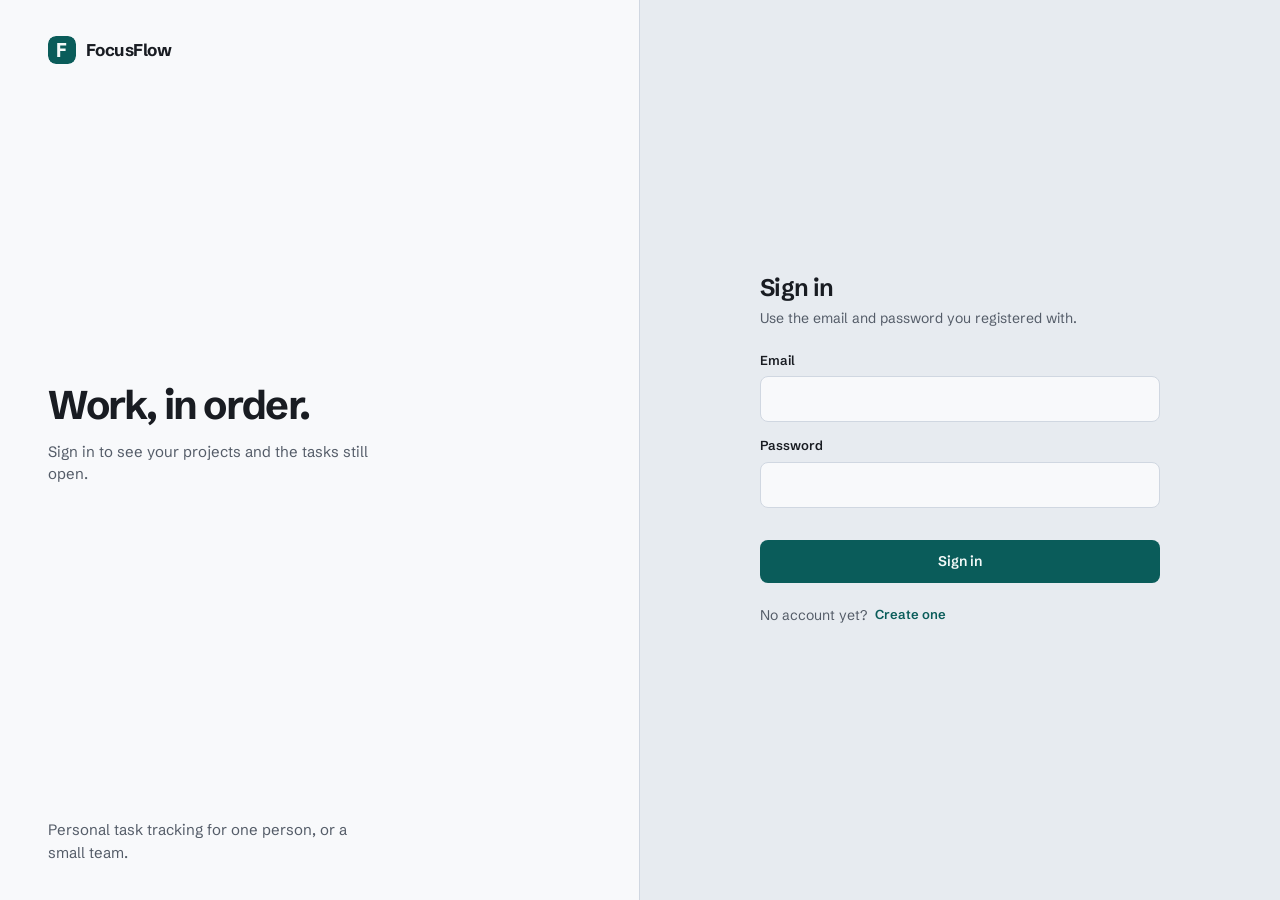
<file: frontend/focusflow-frontend/index.html>
<!doctype html>
<html lang="en">

<head>
    <meta charset="utf-8">
    <meta name="viewport" content="width=device-width, initial-scale=1">
    <title>FocusFlow</title>
    <link rel="icon" href="data:image/svg+xml,<svg xmlns='http://www.w3.org/2000/svg' viewBox='0 0 32 32'><rect width='32' height='32' rx='8' fill='%230A5C5A'/><path fill='%23F4FAF9' d='M11 8h10v3h-6.6v3.2H20V17h-5.6V24H11V8z'/></svg>">
    <script>
        window.location.href = localStorage.getItem("access_token") ? "dashboard.html" : "login.html";
    </script>
</head>

<body>
    <noscript>
        <p style="padding:24px;font-family:sans-serif">FocusFlow needs JavaScript turned on.</p>
    </noscript>
</body>

</html>
</file>
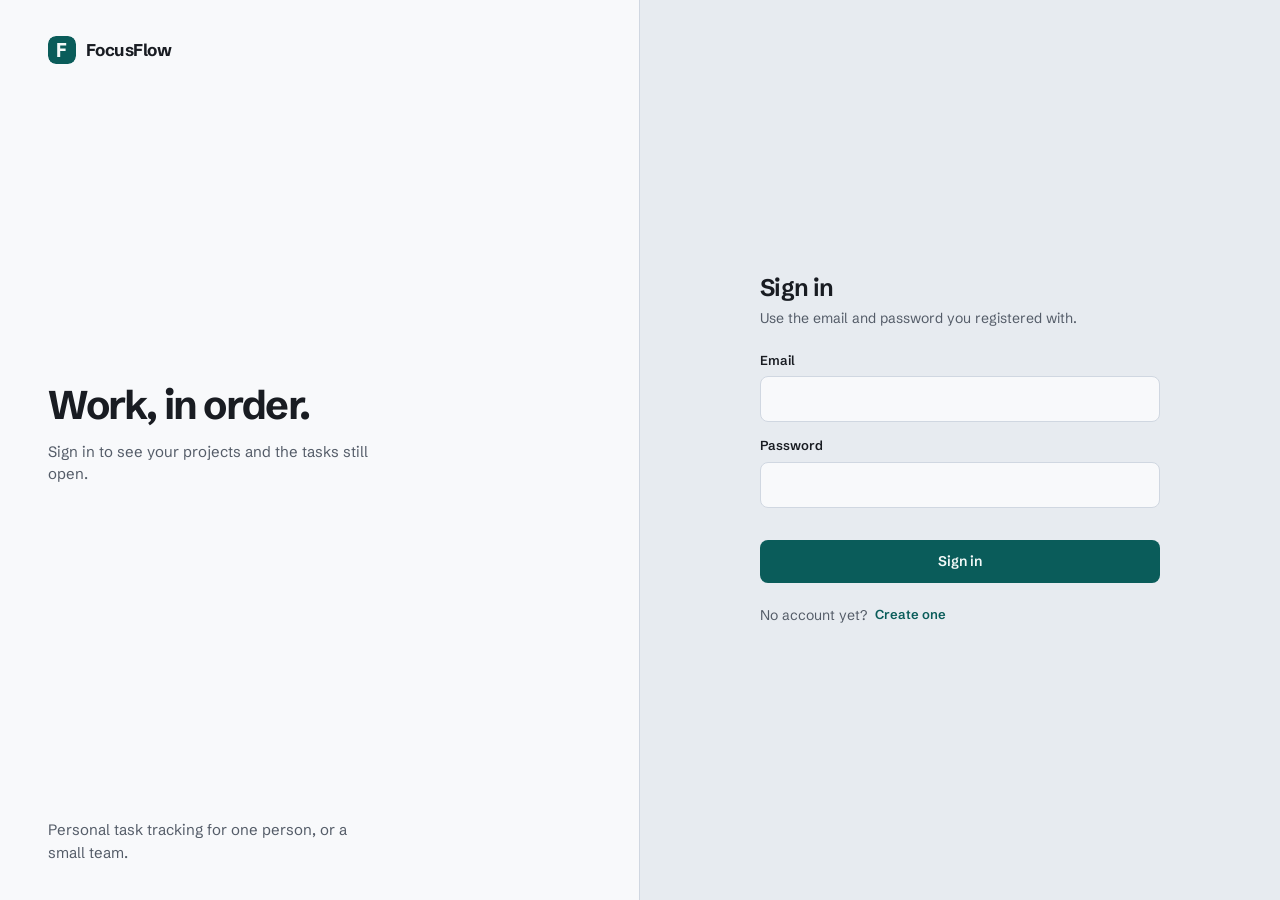
<file: frontend/focusflow-frontend/login.html>
<!doctype html>
<html lang="en">

<head>
    <meta charset="utf-8">
    <meta name="viewport" content="width=device-width, initial-scale=1">
    <title>Sign in · FocusFlow</title>
    <link rel="icon" href="data:image/svg+xml,<svg xmlns='http://www.w3.org/2000/svg' viewBox='0 0 32 32'><rect width='32' height='32' rx='8' fill='%230A5C5A'/><path fill='%23F4FAF9' d='M11 8h10v3h-6.6v3.2H20V17h-5.6V24H11V8z'/></svg>">
    <link rel="preconnect" href="https://fonts.googleapis.com">
    <link rel="preconnect" href="https://fonts.gstatic.com" crossorigin>
    <link href="https://fonts.googleapis.com/css2?family=Schibsted+Grotesk:ital,wght@0,400;0,500;0,600;0,700;1,400&display=swap" rel="stylesheet">
    <link rel="stylesheet" href="css/style.css">
</head>

<body class="auth">
    <div class="auth-art">
        <a class="brand" href="index.html">
            <svg class="brand-mark" viewBox="0 0 28 28" aria-hidden="true">
                <rect width="28" height="28" rx="8" fill="#0A5C5A" />
                <path fill="#F4FAF9" d="M9.2 7h9v2.6h-6v2.8h5.4V15h-5.4V21H9.2V7z" />
            </svg>
            <span>FocusFlow</span>
        </a>
        <div>
            <p class="auth-claim">Work, in order.</p>
            <p class="auth-note">Sign in to see your projects and the tasks still open.</p>
        </div>
        <p class="auth-note">Personal task tracking for one person, or a small team.</p>
    </div>

    <main class="auth-form">
        <div class="auth-card">
            <div>
                <h1>Sign in</h1>
                <p class="page-sub">Use the email and password you registered with.</p>
            </div>
            <form id="loginForm" novalidate>
                <div class="field">
                    <label class="field-label" for="email">Email</label>
                    <input class="input" id="email" type="email" autocomplete="email" required>
                </div>
                <div class="field">
                    <label class="field-label" for="password">Password</label>
                    <input class="input" id="password" type="password" autocomplete="current-password" required>
                </div>
                <p class="form-msg" id="formMessage" role="alert"></p>
                <button class="btn" type="submit">Sign in</button>
            </form>
            <div class="auth-foot">
                <span>No account yet?</span>
                <a class="link" href="register.html">Create one</a>
            </div>
        </div>
    </main>

    <script src="js/api.js"></script>
    <script src="js/auth.js"></script>
</body>

</html>
</file>
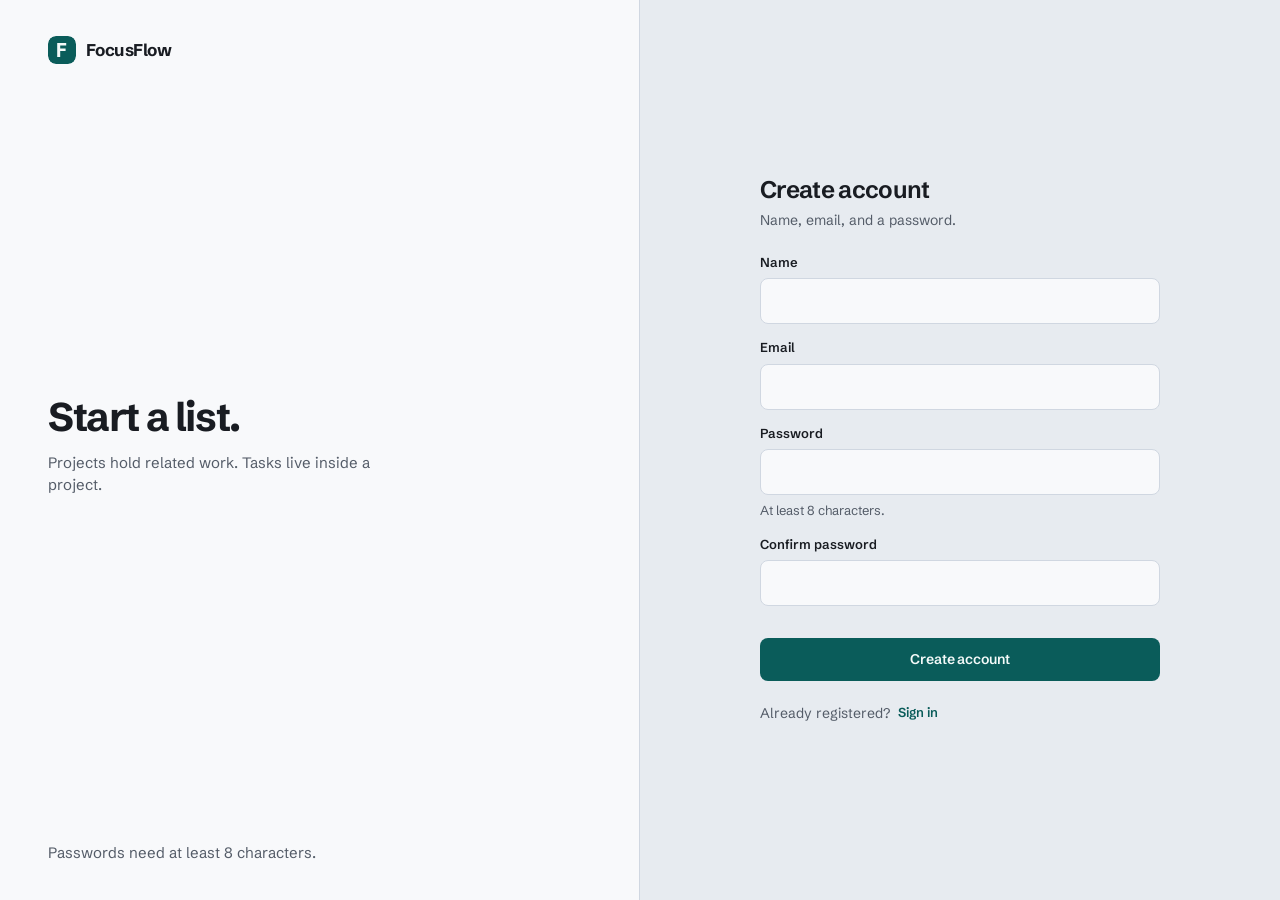
<file: frontend/focusflow-frontend/register.html>
<!doctype html>
<html lang="en">

<head>
    <meta charset="utf-8">
    <meta name="viewport" content="width=device-width, initial-scale=1">
    <title>Create account · FocusFlow</title>
    <link rel="icon" href="data:image/svg+xml,<svg xmlns='http://www.w3.org/2000/svg' viewBox='0 0 32 32'><rect width='32' height='32' rx='8' fill='%230A5C5A'/><path fill='%23F4FAF9' d='M11 8h10v3h-6.6v3.2H20V17h-5.6V24H11V8z'/></svg>">
    <link rel="preconnect" href="https://fonts.googleapis.com">
    <link rel="preconnect" href="https://fonts.gstatic.com" crossorigin>
    <link href="https://fonts.googleapis.com/css2?family=Schibsted+Grotesk:ital,wght@0,400;0,500;0,600;0,700;1,400&display=swap" rel="stylesheet">
    <link rel="stylesheet" href="css/style.css">
</head>

<body class="auth">
    <div class="auth-art">
        <a class="brand" href="index.html">
            <svg class="brand-mark" viewBox="0 0 28 28" aria-hidden="true">
                <rect width="28" height="28" rx="8" fill="#0A5C5A" />
                <path fill="#F4FAF9" d="M9.2 7h9v2.6h-6v2.8h5.4V15h-5.4V21H9.2V7z" />
            </svg>
            <span>FocusFlow</span>
        </a>
        <div>
            <p class="auth-claim">Start a list.</p>
            <p class="auth-note">Projects hold related work. Tasks live inside a project.</p>
        </div>
        <p class="auth-note">Passwords need at least 8 characters.</p>
    </div>

    <main class="auth-form">
        <div class="auth-card">
            <div>
                <h1>Create account</h1>
                <p class="page-sub">Name, email, and a password.</p>
            </div>
            <form id="registerForm" novalidate>
                <div class="field">
                    <label class="field-label" for="name">Name</label>
                    <input class="input" id="name" type="text" autocomplete="name" required maxlength="80">
                </div>
                <div class="field">
                    <label class="field-label" for="email">Email</label>
                    <input class="input" id="email" type="email" autocomplete="email" required>
                </div>
                <div class="field">
                    <label class="field-label" for="password">Password</label>
                    <input class="input" id="password" type="password" autocomplete="new-password" minlength="8" required
                        aria-describedby="passwordHint">
                    <p class="field-hint" id="passwordHint">At least 8 characters.</p>
                </div>
                <div class="field">
                    <label class="field-label" for="password2">Confirm password</label>
                    <input class="input" id="password2" type="password" autocomplete="new-password" minlength="8" required>
                </div>
                <p class="form-msg" id="formMessage" role="alert"></p>
                <button class="btn" type="submit">Create account</button>
            </form>
            <div class="auth-foot">
                <span>Already registered?</span>
                <a class="link" href="login.html">Sign in</a>
            </div>
        </div>
    </main>

    <script src="js/api.js"></script>
    <script src="js/auth.js"></script>
</body>

</html>
</file>
<file: frontend/focusflow-frontend/css/style.css>
/* FocusFlow product UI
   Cool studio paper, charcoal ink, one teal for action and state. */

:root {
    --bg: #e7ebf0;
    --surface: #f8f9fb;
    --ink: #191c22;
    --muted: #545c68;
    --line: #d0d7e1;
    --line-strong: #b7c0cd;
    --accent: #0a5c5a;
    --accent-hover: #084947;
    --accent-soft: #dceceb;
    --accent-fg: #f4faf9;
    --danger: #b42318;
    --danger-soft: #f8e4e2;
    --shadow: 0 1px 1px rgba(25, 28, 34, 0.04), 0 10px 28px rgba(25, 28, 34, 0.07);
    --r: 10px;
    --r-sm: 8px;
    --pill: 999px;
    --rail: 244px;
    --font: "Schibsted Grotesk", "Segoe UI", system-ui, sans-serif;
    --ease: 160ms cubic-bezier(0.2, 0.7, 0.2, 1);
    --z-rail: 40;
    --z-scrim: 35;
    --z-modal: 60;
    --z-toast: 70;
}

@media (prefers-color-scheme: dark) {
    :root {
        --bg: #12141a;
        --surface: #1b1e27;
        --ink: #eceff4;
        --muted: #9aa3b2;
        --line: #2c3340;
        --line-strong: #3d4656;
        --accent: #4ebdb8;
        --accent-hover: #6dccc8;
        --accent-soft: #163330;
        --accent-fg: #0f1414;
        --danger: #f97066;
        --danger-soft: #3a1c1a;
        --shadow: 0 1px 1px rgba(0, 0, 0, 0.35), 0 16px 40px rgba(0, 0, 0, 0.35);
    }
}

[hidden] {
    display: none !important;
}

*,
*::before,
*::after {
    box-sizing: border-box;
}

html {
    -webkit-text-size-adjust: 100%;
}

body {
    margin: 0;
    min-height: 100dvh;
    background: var(--bg);
    color: var(--ink);
    font: 400 15px/1.5 var(--font);
    -webkit-font-smoothing: antialiased;
}

::selection {
    background: var(--accent-soft);
    color: var(--ink);
}

h1,
h2,
h3 {
    margin: 0;
    font-weight: 650;
    letter-spacing: -0.028em;
    line-height: 1.15;
}

p {
    margin: 0;
}

a {
    color: inherit;
}

button,
input,
select,
textarea {
    font: inherit;
    color: inherit;
}

:focus-visible {
    outline: 2px solid var(--accent);
    outline-offset: 2px;
}

.sr-only {
    position: absolute;
    width: 1px;
    height: 1px;
    padding: 0;
    margin: -1px;
    overflow: hidden;
    clip: rect(0 0 0 0);
    white-space: nowrap;
    border: 0;
}

.skip {
    position: absolute;
    left: 12px;
    top: 8px;
    z-index: 80;
    padding: 8px 12px;
    background: var(--ink);
    color: var(--surface);
    border-radius: var(--r-sm);
    text-decoration: none;
    transform: translateY(-120%);
}

.skip:focus {
    transform: none;
}

/* ---------- controls ---------- */

.btn {
    display: inline-flex;
    align-items: center;
    justify-content: center;
    gap: 8px;
    padding: 10px 14px;
    border: 1px solid transparent;
    border-radius: var(--r-sm);
    background: var(--accent);
    color: var(--accent-fg);
    font-weight: 600;
    font-size: 14px;
    letter-spacing: -0.01em;
    text-decoration: none;
    cursor: pointer;
    white-space: nowrap;
    transition: background var(--ease), border-color var(--ease), transform 80ms ease;
}

.btn:hover {
    background: var(--accent-hover);
}

.btn:active {
    transform: translateY(1px);
}

.btn[disabled] {
    opacity: 0.55;
    cursor: progress;
    transform: none;
}

.btn-quiet {
    background: var(--surface);
    border-color: var(--line);
    color: var(--ink);
}

.btn-quiet:hover {
    background: var(--bg);
    border-color: var(--line-strong);
}

.btn-dark {
    background: transparent;
    border-color: var(--line);
    color: var(--ink);
}

.btn-dark:hover {
    background: var(--bg);
}

.btn-danger {
    background: var(--danger);
    color: #fff;
}

.btn-danger:hover {
    filter: brightness(0.94);
}

.btn-sm {
    padding: 7px 11px;
    font-size: 13px;
}

.icon-btn {
    display: grid;
    place-items: center;
    width: 32px;
    height: 32px;
    padding: 0;
    border: 0;
    border-radius: var(--r-sm);
    background: transparent;
    color: var(--muted);
    cursor: pointer;
}

.icon-btn:hover {
    background: var(--bg);
    color: var(--ink);
}

.icon-btn.danger:hover {
    background: var(--danger-soft);
    color: var(--danger);
}

.link {
    color: var(--accent);
    font-size: 13px;
    font-weight: 600;
    text-decoration: none;
}

.link:hover {
    text-decoration: underline;
    text-underline-offset: 3px;
}

.field {
    display: grid;
    gap: 6px;
}

.field-label {
    font-size: 13px;
    font-weight: 600;
    color: var(--ink);
}

.field-hint {
    font-size: 13px;
    color: var(--muted);
}

.input {
    width: 100%;
    padding: 10px 12px;
    border: 1px solid var(--line);
    border-radius: var(--r-sm);
    background: var(--surface);
    color: var(--ink);
    font-size: 16px;
    caret-color: var(--accent);
    transition: border-color var(--ease);
}

.input::placeholder {
    color: #7b8492;
}

@media (prefers-color-scheme: dark) {
    .input::placeholder {
        color: #7e8898;
    }
}

.input:hover {
    border-color: var(--line-strong);
}

.input:focus {
    outline: none;
    border-color: var(--accent);
    box-shadow: 0 0 0 3px var(--accent-soft);
}

textarea.input {
    resize: vertical;
    min-height: 96px;
    line-height: 1.45;
}

select.input {
    appearance: none;
    padding-right: 36px;
    background-image: linear-gradient(45deg, transparent 50%, var(--muted) 50%),
        linear-gradient(135deg, var(--muted) 50%, transparent 50%);
    background-position: calc(100% - 18px) 50%, calc(100% - 13px) 50%;
    background-size: 5px 5px, 5px 5px;
    background-repeat: no-repeat;
}

.form-msg {
    min-height: 18px;
    margin: 0;
    font-size: 13px;
    color: var(--danger);
}

.form-msg:empty {
    min-height: 0;
}

/* ---------- shell ---------- */

.shell {
    min-height: 100dvh;
}

.topbar {
    display: none;
    align-items: center;
    justify-content: space-between;
    gap: 12px;
    position: sticky;
    top: 0;
    z-index: 32;
    height: 56px;
    padding: 0 14px;
    background: var(--surface);
    border-bottom: 1px solid var(--line);
}

.menu-btn {
    width: 40px;
    height: 40px;
    border: 1px solid var(--line);
    border-radius: var(--r-sm);
    background: var(--surface);
    color: var(--ink);
    cursor: pointer;
}

.scrim {
    display: none;
    position: fixed;
    inset: 0;
    z-index: var(--z-scrim);
    background: rgba(25, 28, 34, 0.4);
}

.scrim.is-on {
    display: block;
}

.rail {
    position: fixed;
    inset: 0 auto 0 0;
    z-index: var(--z-rail);
    display: flex;
    flex-direction: column;
    width: var(--rail);
    padding: 20px 14px 16px;
    background: var(--surface);
    border-right: 1px solid var(--line);
}

.brand {
    display: flex;
    align-items: center;
    gap: 10px;
    padding: 4px 8px 16px;
    font-size: 17px;
    font-weight: 700;
    letter-spacing: -0.03em;
    text-decoration: none;
    color: var(--ink);
}

.brand-mark {
    flex: none;
    width: 28px;
    height: 28px;
    border-radius: 8px;
}

.nav {
    display: grid;
    gap: 2px;
}

.nav a {
    display: flex;
    align-items: center;
    gap: 10px;
    padding: 9px 10px;
    border-radius: var(--r-sm);
    color: var(--muted);
    font-size: 14px;
    font-weight: 550;
    text-decoration: none;
}

.nav a i {
    font-size: 18px;
}

.nav a:hover {
    color: var(--ink);
    background: var(--bg);
}

.nav a[aria-current="page"] {
    color: var(--ink);
    background: var(--accent-soft);
}

.rail-foot {
    margin-top: auto;
    display: grid;
    gap: 12px;
    padding-top: 14px;
    border-top: 1px solid var(--line);
}

.who {
    display: grid;
    gap: 2px;
    padding: 0 8px;
}

.who-name {
    font-size: 14px;
    font-weight: 600;
    overflow: hidden;
    text-overflow: ellipsis;
    white-space: nowrap;
}

.who-role {
    justify-self: start;
    padding: 1px 8px;
    border-radius: var(--pill);
    background: var(--accent-soft);
    color: var(--accent);
    font-size: 11px;
    font-weight: 650;
}

.work {
    margin-left: var(--rail);
    padding: 32px 36px 72px;
}

.wrap {
    max-width: 1080px;
}

/* ---------- page furniture ---------- */

.page-head {
    display: flex;
    align-items: flex-end;
    justify-content: space-between;
    flex-wrap: wrap;
    gap: 16px;
    margin-bottom: 22px;
}

.page-title {
    font-size: 28px;
    font-weight: 700;
}

.page-sub {
    margin-top: 6px;
    color: var(--muted);
    font-size: 14px;
}

.panel {
    background: var(--surface);
    border: 1px solid var(--line);
    border-radius: var(--r);
    padding: 20px 22px;
}

.panel-head {
    display: flex;
    align-items: baseline;
    justify-content: space-between;
    gap: 16px;
    margin-bottom: 14px;
}

.panel-head h2 {
    font-size: 16px;
    font-weight: 650;
}

.empty {
    display: grid;
    justify-items: start;
    gap: 6px;
    padding: 28px 8px;
    color: var(--muted);
}

.empty-title {
    font-size: 16px;
    font-weight: 650;
    color: var(--ink);
    letter-spacing: -0.02em;
}

.empty .btn {
    margin-top: 10px;
}

.bar {
    height: 4px;
    background: var(--bg);
    border-radius: var(--pill);
    overflow: hidden;
}

.bar i {
    display: block;
    height: 100%;
    width: 0;
    background: var(--accent);
    border-radius: inherit;
    transition: width 0.45s var(--ease);
}

.chip {
    display: inline-block;
    padding: 2px 8px;
    border-radius: var(--pill);
    background: var(--bg);
    color: var(--muted);
    font-size: 12px;
    font-weight: 600;
    white-space: nowrap;
}

.chip-admin {
    background: var(--accent-soft);
    color: var(--accent);
}

/* ---------- dashboard ---------- */

.dash {
    display: grid;
    grid-template-columns: minmax(0, 1.35fr) minmax(260px, 0.85fr);
    gap: 18px;
    align-items: start;
}

.gauge-panel {
    grid-column: 1 / -1;
    display: grid;
    grid-template-columns: 1fr auto;
    gap: 16px 28px;
    align-items: center;
}

.gauge {
    display: grid;
    gap: 8px;
}

.gauge-track {
    position: relative;
    height: 8px;
    background: var(--bg);
    border-radius: var(--pill);
    overflow: hidden;
}

.gauge-fill {
    position: absolute;
    inset: 0 auto 0 0;
    width: 0;
    background: var(--accent);
    border-radius: inherit;
    transition: width 0.5s var(--ease);
}

.gauge-marker {
    display: none;
}

.gauge-ticks {
    display: none;
}

.gauge-read {
    text-align: right;
}

.gauge-value {
    font-size: 22px;
    font-weight: 700;
    font-variant-numeric: tabular-nums;
    letter-spacing: -0.03em;
}

.gauge-note {
    margin-top: 2px;
    color: var(--muted);
    font-size: 13px;
}

.queue {
    list-style: none;
    margin: 0;
    padding: 0;
}

.q-item {
    display: grid;
    grid-template-columns: auto 1fr auto;
    align-items: center;
    gap: 12px;
    padding: 10px 4px;
    border-bottom: 1px solid var(--line);
}

.q-item:last-child {
    border-bottom: 0;
}

.q-check {
    position: relative;
    display: grid;
    place-items: center;
    width: 20px;
    height: 20px;
    cursor: pointer;
}

.q-check input {
    position: absolute;
    inset: 0;
    opacity: 0;
    cursor: pointer;
}

.q-mark {
    display: grid;
    place-items: center;
    width: 20px;
    height: 20px;
    border: 1.5px solid var(--line-strong);
    border-radius: 6px;
    color: transparent;
}

.q-check input:checked + .q-mark {
    background: var(--accent);
    border-color: var(--accent);
    color: var(--accent-fg);
}

.q-check input:focus-visible + .q-mark {
    outline: 2px solid var(--accent);
    outline-offset: 2px;
}

.q-name {
    font-size: 14px;
    font-weight: 550;
}

.q-meta {
    margin-top: 2px;
    color: var(--muted);
    font-size: 12px;
}

.q-item.is-done .q-name {
    color: var(--muted);
    text-decoration: line-through;
    text-decoration-thickness: 1px;
}

.q-actions {
    display: flex;
    gap: 2px;
}

.mini-list {
    display: grid;
    gap: 14px;
}

.mini {
    display: grid;
    gap: 8px;
}

.mini-head {
    display: flex;
    justify-content: space-between;
    gap: 12px;
    font-size: 13px;
}

.mini-name {
    font-weight: 600;
}

.mini-count {
    color: var(--muted);
    font-variant-numeric: tabular-nums;
}

/* ---------- projects ---------- */

.p-list {
    list-style: none;
    margin: 0;
    padding: 0;
}

.p-row {
    display: grid;
    grid-template-columns: minmax(0, 1.4fr) minmax(140px, 0.7fr) auto;
    gap: 20px;
    align-items: center;
    padding: 16px 4px;
    border-bottom: 1px solid var(--line);
}

.p-row:last-child {
    border-bottom: 0;
}

.p-name {
    font-size: 16px;
}

.p-desc {
    margin-top: 4px;
    color: var(--muted);
    font-size: 13px;
}

.p-stat {
    display: grid;
    gap: 8px;
}

.p-count {
    color: var(--muted);
    font-size: 12px;
    font-variant-numeric: tabular-nums;
}

.row-actions {
    display: flex;
    gap: 6px;
}

/* ---------- tasks ---------- */

.toolbar {
    display: grid;
    grid-template-columns: minmax(0, 1fr) 200px auto;
    gap: 10px;
    margin-bottom: 18px;
}

.seg {
    display: flex;
    padding: 3px;
    border: 1px solid var(--line);
    border-radius: var(--r-sm);
    background: var(--surface);
}

.seg button {
    padding: 7px 12px;
    border: 0;
    border-radius: 6px;
    background: transparent;
    color: var(--muted);
    font-size: 13px;
    font-weight: 600;
    cursor: pointer;
}

.seg button[aria-pressed="true"] {
    background: var(--accent-soft);
    color: var(--ink);
}

.t-groups {
    display: grid;
    gap: 18px;
}

.t-group {
    background: var(--surface);
    border: 1px solid var(--line);
    border-radius: var(--r);
    padding: 8px 16px 10px;
}

.t-group-head {
    display: flex;
    align-items: baseline;
    justify-content: space-between;
    gap: 12px;
    padding: 10px 4px 6px;
}

.t-group-head h2 {
    font-size: 14px;
}

.t-group-count {
    color: var(--muted);
    font-size: 12px;
    font-variant-numeric: tabular-nums;
}

.t-group .queue {
    margin: 0 -8px;
}

.t-group .q-item {
    padding-left: 8px;
    padding-right: 8px;
}

/* ---------- admin ---------- */

.notice {
    display: grid;
    justify-items: start;
    gap: 8px;
    padding: 28px 22px;
    background: var(--surface);
    border: 1px solid var(--line);
    border-radius: var(--r);
}

.table-wrap {
    overflow-x: auto;
}

.table {
    width: 100%;
    border-collapse: collapse;
    font-size: 14px;
}

.table th {
    padding: 8px 10px 12px 0;
    border-bottom: 1px solid var(--line);
    color: var(--muted);
    font-size: 12px;
    font-weight: 600;
    text-align: left;
}

.table td {
    padding: 12px 10px 12px 0;
    border-bottom: 1px solid var(--line);
    vertical-align: middle;
}

.table tr:last-child td {
    border-bottom: 0;
}

.cell-name {
    font-weight: 600;
}

.cell-email {
    color: var(--muted);
}

/* ---------- modal / toast ---------- */

.modal {
    position: fixed;
    inset: 0;
    z-index: var(--z-modal);
    display: grid;
    place-items: center;
    padding: 20px;
    background: rgba(25, 28, 34, 0.42);
    opacity: 0;
    visibility: hidden;
    transition: opacity var(--ease), visibility var(--ease);
}

.modal.open {
    opacity: 1;
    visibility: visible;
}

.modal-card {
    width: min(440px, 100%);
    padding: 22px;
    border-radius: 12px;
    background: var(--surface);
    box-shadow: var(--shadow);
}

.modal-card h2 {
    font-size: 18px;
    margin-bottom: 16px;
}

.modal-text {
    margin: 0 0 18px;
    color: var(--muted);
    font-size: 14px;
}

.modal-form {
    display: grid;
    gap: 14px;
}

.modal-actions {
    display: flex;
    justify-content: flex-end;
    gap: 8px;
    margin-top: 4px;
}

.toast-wrap {
    position: fixed;
    right: 18px;
    bottom: 18px;
    z-index: var(--z-toast);
    display: grid;
    gap: 8px;
    width: min(360px, calc(100vw - 32px));
}

.toast {
    padding: 12px 14px;
    border-radius: var(--r-sm);
    background: var(--ink);
    color: var(--surface);
    font-size: 13px;
    font-weight: 550;
    box-shadow: var(--shadow);
}

.toast.err {
    background: var(--danger);
    color: #fff;
}

/* ---------- auth ---------- */

.auth {
    display: grid;
    grid-template-columns: minmax(0, 1fr) minmax(0, 1fr);
    min-height: 100dvh;
}

.auth-art {
    display: flex;
    flex-direction: column;
    justify-content: space-between;
    padding: 36px 48px;
    background: var(--surface);
    border-right: 1px solid var(--line);
}

.auth .brand {
    padding: 0;
    color: var(--ink);
}

.auth-claim {
    max-width: 16ch;
    font-size: 40px;
    font-weight: 700;
    letter-spacing: -0.035em;
    line-height: 1.08;
}

.auth-note {
    max-width: 36ch;
    margin-top: 14px;
    color: var(--muted);
    font-size: 15px;
}

.auth-form {
    display: grid;
    place-items: center;
    padding: 40px 24px;
}

.auth-card {
    width: min(400px, 100%);
    display: grid;
    gap: 22px;
}

.auth-card h1 {
    font-size: 24px;
}

.auth-card form {
    display: grid;
    gap: 14px;
}

.auth-card .btn {
    width: 100%;
    margin-top: 4px;
}

.auth-foot {
    display: flex;
    gap: 8px;
    color: var(--muted);
    font-size: 14px;
}

/* ---------- responsive ---------- */

@media (max-width: 960px) {
    .dash {
        grid-template-columns: 1fr;
    }

    .gauge-panel {
        grid-template-columns: 1fr;
    }

    .gauge-read {
        text-align: left;
    }

    .p-row {
        grid-template-columns: 1fr;
        gap: 10px;
    }

    .toolbar {
        grid-template-columns: 1fr;
    }
}

@media (max-width: 860px) {
    .topbar {
        display: flex;
    }

    .rail {
        transform: translateX(-105%);
        transition: transform var(--ease);
        box-shadow: var(--shadow);
    }

    .rail.is-open {
        transform: none;
    }

    .work {
        margin-left: 0;
        padding: 22px 16px 64px;
    }

    .page-title {
        font-size: 24px;
    }

    .auth {
        grid-template-columns: 1fr;
    }

    .auth-art {
        border-right: 0;
        border-bottom: 1px solid var(--line);
        padding: 24px 20px;
        gap: 20px;
    }

    .auth-claim {
        font-size: 28px;
    }
}

@media (prefers-reduced-motion: reduce) {
    *,
    *::before,
    *::after {
        transition: none !important;
        animation: none !important;
    }
}
</file>
